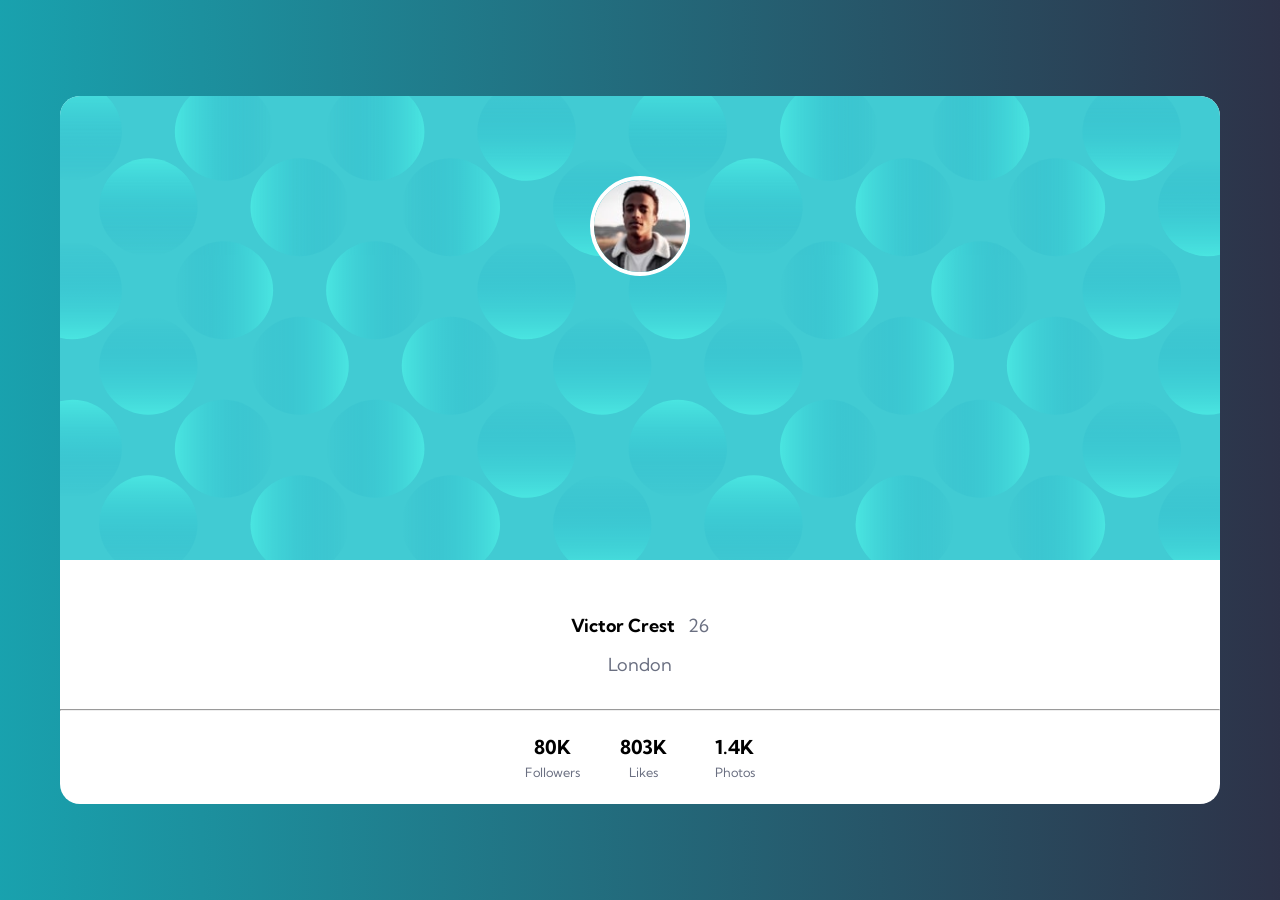
<file: index.html>
<!DOCTYPE html>
<html lang="en">
    <head>
        <meta charset="utf-8">
        <meta name="viewport" content="width=device-width, initial-scale=1.0">
        <title>Profile Card</title>
        <link rel="stylesheet" href="styles.css">
        <link rel="preconnect" href="https://fonts.googleapis.com">
        <link rel="preconnect" href="https://fonts.gstatic.com" crossorigin>
        <link href="https://fonts.googleapis.com/css2?family=Big+Shoulders:opsz,wght@10..72,100..900&family=Inter:ital,opsz,wght@0,14..32,100..900;1,14..32,100..900&family=Kumbh+Sans:wght,YOPQ@100..900,300&family=League+Spartan:wght@100..900&family=Lexend+Deca:wght@100..900&display=swap" rel="stylesheet">
    </head>
    <body>
        <main>
            <div class="card-container">
                <div class="background-image">
                    <img src="bg-pattern-card.svg" class="background" alt="background image" width="100%">
                    <img src="image-victor.jpg" class="profile-image" alt="image of user">
                </div>
                <div class="identity">
                    <div class="profile">
                        <p class="full-name">Victor Crest</p>
                        <p class="age"> 26</p>
                    </div>
                    <div class="location">
                        <p class="city">London</p>
                    </div>
                </div>
                <hr>
                <div class="statistics">
                    <div class="follower-number">
                        <p class="stats">80K</p>
                        <p class="followers">Followers</p>
                    </div>
                    <div class="likes-stats">
                        <p class="stats">803K</p>
                        <p class="likes">Likes</p>
                    </div>
                    <div class="photos-stats">
                        <p class="stats">1.4K</p>
                        <p class="photos">Photos</p>
                    </div>
                </div>
            </div>
        </main>
    </body>
</html>
</file>
<file: styles.css>
:root{
    --primary-color1: hsl(185, 75%, 39%);
    --primary-color2: hsl(229, 23%, 23%);
    --primary-color3: hsl(227, 10%, 46%);
    --neutral-color: hsl(225, 10%, 92%);
}

* {
    margin: 0;
    padding: 0;
}

*, ::before, ::after{
    box-sizing: border-box;
}

/* For Samsung S25 */

body {
    width: 100%;
    min-height: 100vh;
    display: flex;
    justify-content: center;
    align-items: center;
    font-family: 'Kumbh Sans', sans-serif;
    font-size: 1.125rem;
    background:   linear-gradient(to right, var(--primary-color1), var(--primary-color2)),
                  url(bg-pattern-top.svg)  repeat top left, 
                  url(bg-pattern-bottom.svg)  repeat bottom right;
}

main {
    position: relative;
    width: 90.556vw;
    height: auto;
    border-radius: 20px;
    background-color: white;
}

img.background {
    position: relative;
    border-top-left-radius: 20px;
    border-top-right-radius: 20px;
}

img.profile-image {
    position: absolute;
    top: 80px;
    left: 50%;
    transform: translateX(-50%);
    border: 4px solid white;
    border-radius: 50%;
    width: 100px;
    z-index: 10;
}

.identity {
    display: flex;
    flex-direction: column;
    align-items: center;
    justify-content: center;
    margin-top: 3rem;
    margin-bottom: 2rem;
    padding: 0.063rem;
}

.profile {
    display: flex;
    margin-bottom: 1rem;
}

.full-name{
    margin-right: 0.8rem;
    font-weight: 700;
}

.age, .city{
    color: var(--primary-color3);
}

.statistics {
    display: flex;
    justify-content: center;
    align-items: center;
    margin-top: 1.5rem;
    padding-bottom: 1.5rem;
}

.follower-number {
    display: flex;
    flex-direction: column;
    align-items: center;
    margin-right: 1.5rem;
    margin-left: 1rem;
}

.likes-stats {
    display: flex;
    flex-direction: column;
    align-items: center;
    margin-right: 1.5rem;
    margin-left: 1rem;
}

.photos-stats {
    display: flex;
    flex-direction: column;
    align-items: center;
    margin-left: 1.5rem;
    margin-right: 1rem;
}

.stats {
    font-size: 1.2rem;
    font-weight: 700;
    margin-bottom: 0.3rem;
}

.followers, .likes, .photos {
    font-size: 0.8rem;
    color: var(--primary-color3)
}

/* For desktop 1440 WIDTH */

@media screen and (min-width: 90rem) {
    main {
        width: 21.875rem;
        height: auto;
    }

    .follower-number {
    margin-right: 2rem;
    margin-left: 1rem;
    }

    .likes-stats {
    margin-right: 1.5rem;
    margin-left: 2rem;
    }

    .photos-stats {
    margin-left: 2rem;
    margin-right: 1.5rem;
    }

    .statistics {
        padding-bottom: 1.5rem;
    }
}
</file>
